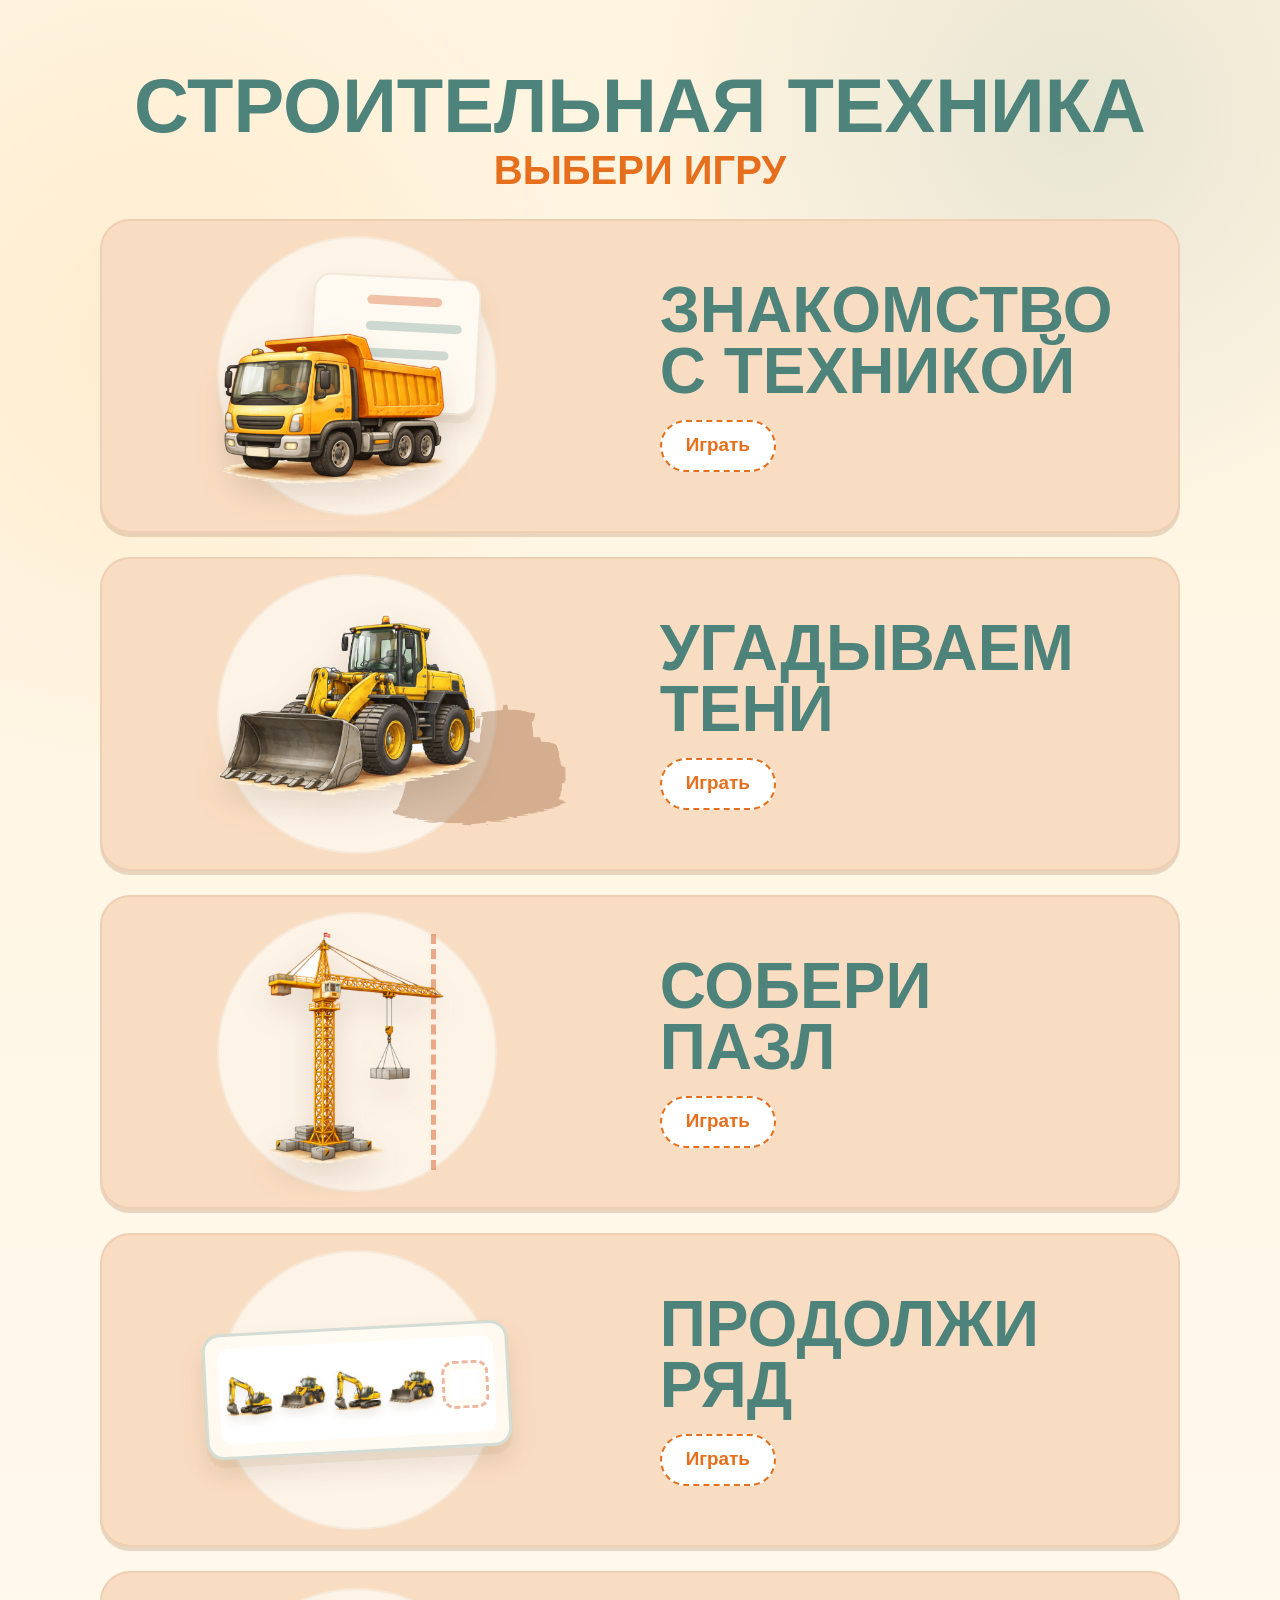
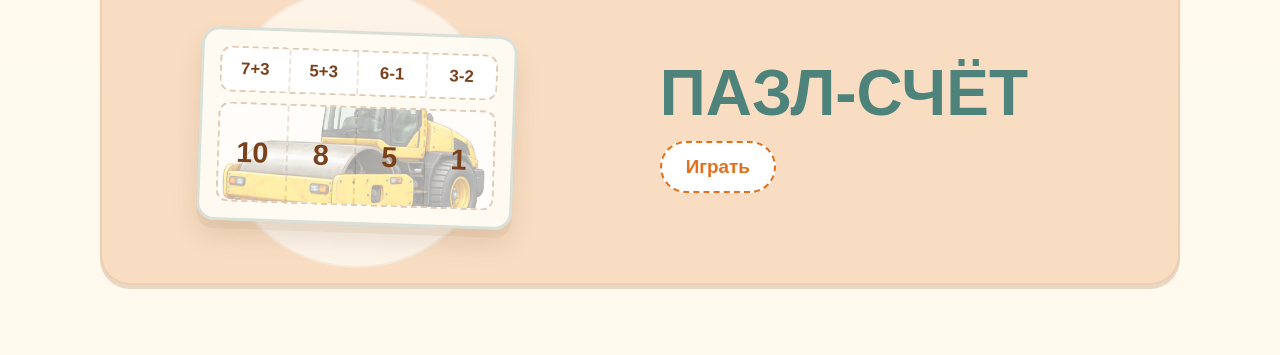
<file: index.html>
<!DOCTYPE html>
<html lang="ru">
<head>
    <meta charset="UTF-8">
    <meta name="viewport" content="width=device-width, initial-scale=1.0">
    <title>Игры</title>
    <link rel="stylesheet" href="theme.css?v=20260607-fit">
    <link rel="stylesheet" href="styles.css?v=20260607-fit">
</head>
<body>
    <main class="games-hub page-shell">
        <header class="hub-header">
            <p class="hub-category">Строительная техника</p>
            <h1 class="theme-title">Выбери игру</h1>
        </header>

        <section class="games-grid" aria-label="Список игр">
            <a class="game-card theme-panel" href="equipment_info_game/index.html">
                <span class="game-preview game-preview-info" aria-hidden="true">
                    <span class="preview-info-sheet">
                        <span></span>
                        <span></span>
                        <span></span>
                        <span></span>
                    </span>
                    <img class="preview-image preview-image-info" src="data/images/самосвал.png" alt="">
                </span>
                <span class="game-info">
                    <span class="game-title game-title-info">Знакомство<br><span class="game-title-nowrap">с техникой</span></span>
                    <span class="game-action theme-button">
                        Играть
                    </span>
                </span>
            </a>
            <a class="game-card theme-panel" href="shadows_game/index.html">
                <span class="game-preview" aria-hidden="true">
                    <img class="preview-image" src="data/images/фронтальный_погрузчик.png" alt="">
                    <img class="preview-shadow" src="data/shadows/фронтальный_погрузчик.png" alt="">
                </span>
                <span class="game-info">
                    <span class="game-title">Угадываем тени</span>
                    <span class="game-action theme-button">
                        Играть
                    </span>
                </span>
            </a>
            <a class="game-card theme-panel" href="puzzle_game/index.html">
                <span class="game-preview game-preview-puzzle" aria-hidden="true">
                    <img class="preview-image preview-image-puzzle" src="data/images/башенный_кран.png" alt="">
                    <span class="preview-cut"></span>
                </span>
                <span class="game-info">
                    <span class="game-title">Собери пазл</span>
                    <span class="game-action theme-button">
                        Играть
                    </span>
                </span>
            </a>
            <a class="game-card theme-panel" href="look_at_rows_game/index.html">
                <span class="game-preview game-preview-rows" aria-hidden="true">
                    <span class="preview-pattern-stage">
                        <span class="preview-pattern-row">
                            <img src="data/images/экскаватор.png" alt="">
                            <img src="data/images/фронтальный_погрузчик.png" alt="">
                            <img src="data/images/экскаватор.png" alt="">
                            <img src="data/images/фронтальный_погрузчик.png" alt="">
                            <span class="preview-next-slot"></span>
                        </span>
                    </span>
                </span>
                <span class="game-info">
                    <span class="game-title">Продолжи ряд</span>
                    <span class="game-action theme-button">
                        Играть
                    </span>
                </span>
            </a>
            <a class="game-card theme-panel" href="count_puzzle_game/index.html">
                <span class="game-preview game-preview-count" aria-hidden="true">
                    <span class="preview-count-stage">
                        <span class="preview-count-examples">
                            <span>7+3</span>
                            <span>5+3</span>
                            <span>6-1</span>
                            <span>3-2</span>
                        </span>
                        <span class="preview-count-puzzle">
                            <img src="data/images/каток.png" alt="">
                            <span>10</span>
                            <span>8</span>
                            <span>5</span>
                            <span>1</span>
                        </span>
                    </span>
                </span>
                <span class="game-info">
                    <span class="game-title">Пазл-счёт</span>
                    <span class="game-action theme-button">
                        Играть
                    </span>
                </span>
            </a>
        </section>
    </main>
    <script src="shared/analytics.js"></script>
    <script src="shared/game-sounds.js"></script>
    <script src="game-hub.js"></script>
</body>
</html>
</file>
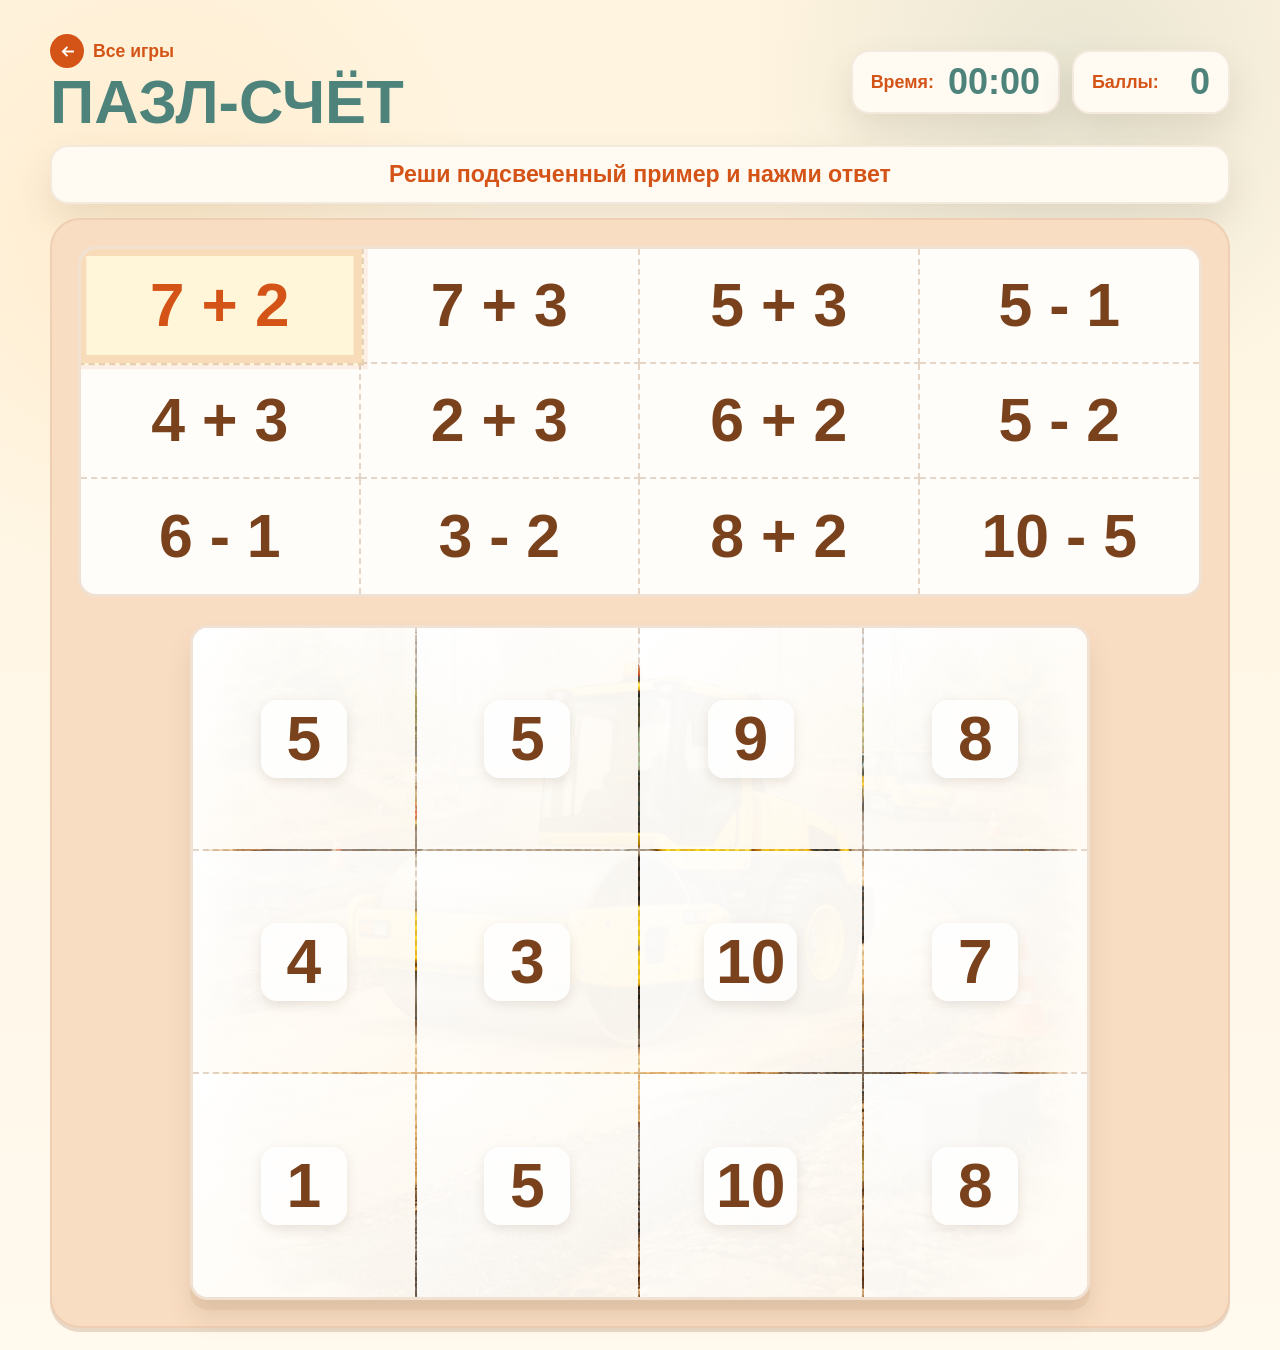
<file: count_puzzle_game/index.html>
<!DOCTYPE html>
<html lang="ru">
<head>
    <meta charset="UTF-8">
    <meta name="viewport" content="width=device-width, initial-scale=1.0">
    <title>Пазл-счёт</title>
    <link rel="stylesheet" href="../theme.css?v=20260607-fit">
    <link rel="stylesheet" href="styles.css?v=20260607-fit">
</head>
<body>
    <main class="count-app game-shell page-shell">
        <header class="top-bar">
            <div class="title-group">
                <a class="back-link theme-link" href="../index.html">
                    <span class="theme-icon" aria-hidden="true">
                        <svg viewBox="0 0 16 16" focusable="false">
                            <path d="M7.3 3 2.4 8l4.9 5 1.2-1.2L5.8 9H14V7H5.8l2.7-2.8L7.3 3Z"></path>
                        </svg>
                    </span>
                    Все игры
                </a>
                <h1 class="theme-title">Пазл-счёт</h1>
            </div>
            <div class="count-stats">
                <div class="timer theme-surface" aria-live="off">
                    <span>Время:</span>
                    <strong id="timer">00:00</strong>
                </div>
                <div class="score theme-surface" aria-live="polite">
                    <span>Баллы:</span>
                    <strong id="score">0</strong>
                </div>
            </div>
        </header>

        <section class="status-panel" aria-live="polite">
            <p id="message">Реши подсвеченный пример и нажми ответ</p>
        </section>

        <section class="count-board theme-panel" id="count-board" aria-label="Игровое поле">
            <div class="count-task-grid" id="task-grid" aria-label="Примеры"></div>
            <div class="count-answer-grid" id="answer-grid" aria-label="Ответы и пазл"></div>
        </section>
    </main>

    <script src="../shared/analytics.js"></script>
    <script src="../shared/game-sounds.js"></script>
    <script src="game.js"></script>
</body>
</html>
</file>
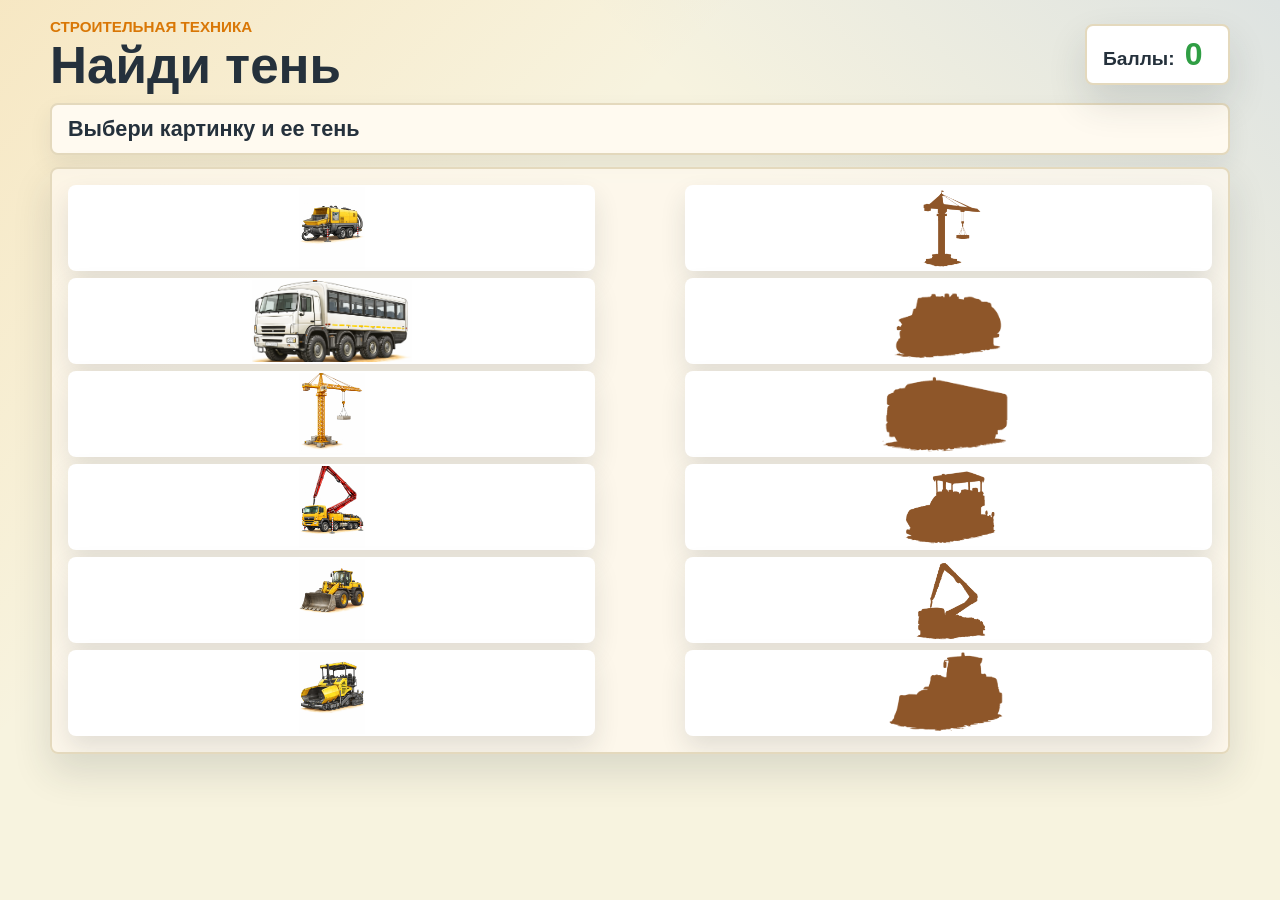
<file: logo/index.html>
<!DOCTYPE html>
<html lang="ru">
<head>
    <meta charset="UTF-8">
    <meta name="viewport" content="width=device-width, initial-scale=1.0">
    <title>Найди тень</title>
    <link rel="stylesheet" href="styles.css">
</head>
<body>
    <main class="app">
        <header class="top-bar">
            <div>
                <p class="eyebrow">Строительная техника</p>
                <h1>Найди тень</h1>
            </div>
            <div class="score" aria-live="polite">
                <span>Баллы:</span>
                <strong id="score">0</strong>
            </div>
        </header>

        <section class="status-panel" aria-live="polite">
            <p id="message">Выбери картинку и ее тень</p>
        </section>

        <section class="game-board" id="game-board" aria-label="Игровое поле">
            <svg class="connection-layer" id="connection-layer" aria-hidden="true"></svg>

            <div class="column" id="image-column" aria-label="Картинки техники"></div>
            <div class="column" id="shadow-column" aria-label="Тени техники"></div>
        </section>
    </main>

    <script src="game.js"></script>
</body>
</html>
</file>
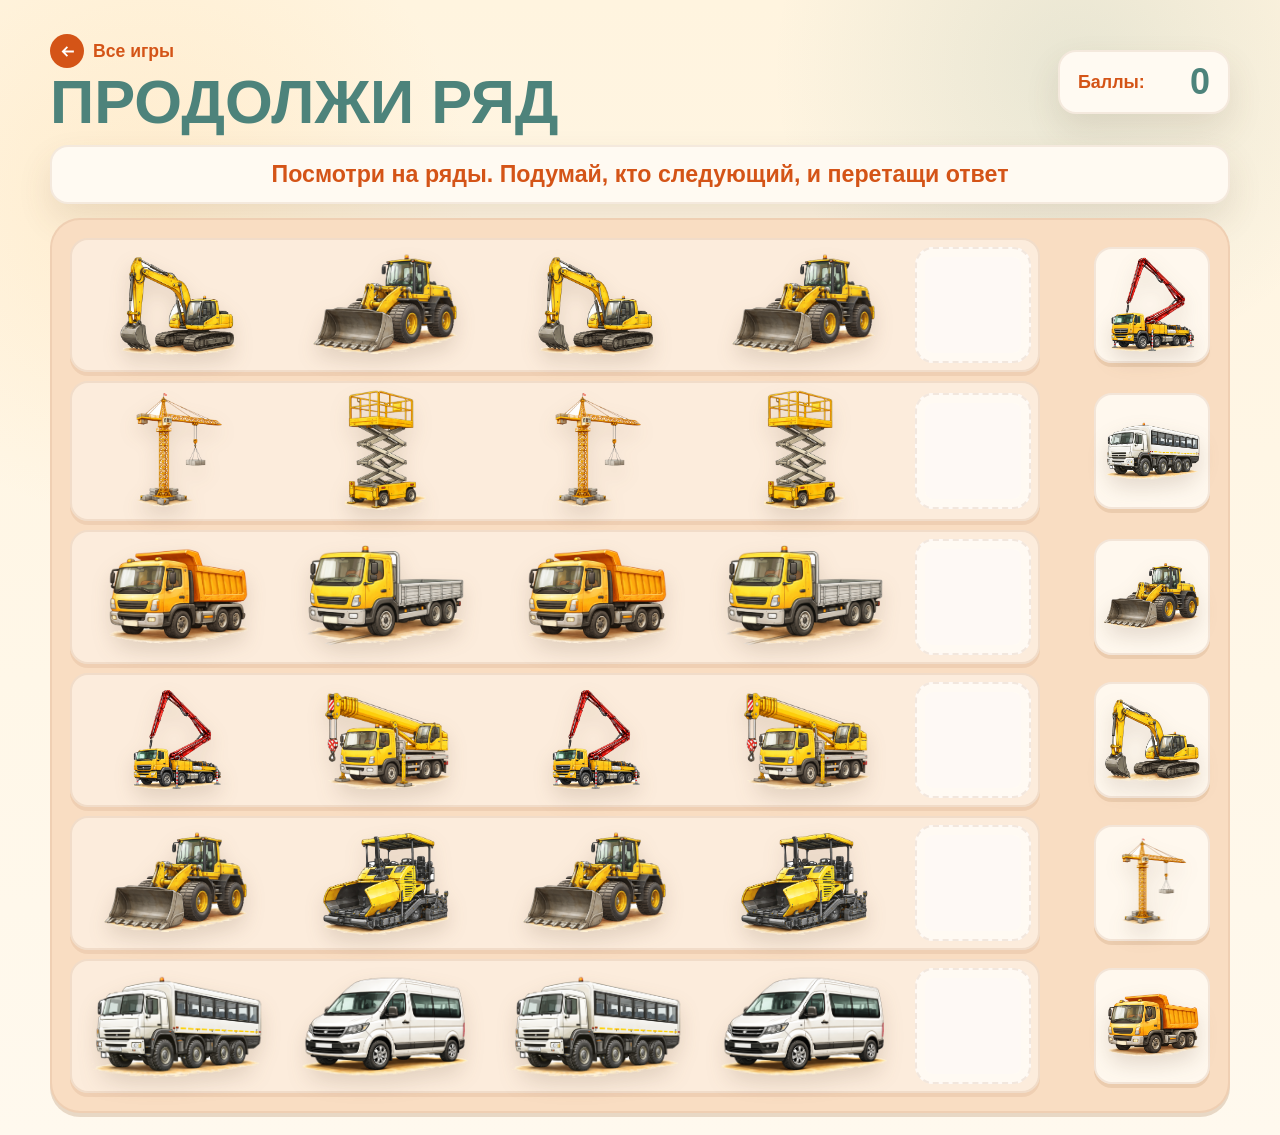
<file: look_at_rows_game/index.html>
<!DOCTYPE html>
<html lang="ru">
<head>
    <meta charset="UTF-8">
    <meta name="viewport" content="width=device-width, initial-scale=1.0">
    <title>Продолжи ряд</title>
    <link rel="stylesheet" href="../theme.css?v=20260607-fit">
    <link rel="stylesheet" href="styles.css?v=20260607-fit">
</head>
<body>
    <main class="rows-app game-shell page-shell">
        <header class="top-bar">
            <div class="title-group">
                <a class="back-link theme-link" href="../index.html">
                    <span class="theme-icon" aria-hidden="true">
                        <svg viewBox="0 0 16 16" focusable="false">
                            <path d="M7.3 3 2.4 8l4.9 5 1.2-1.2L5.8 9H14V7H5.8l2.7-2.8L7.3 3Z"></path>
                        </svg>
                    </span>
                    Все игры
                </a>
                <h1 class="theme-title">Продолжи ряд</h1>
            </div>
            <div class="score theme-surface" aria-live="polite">
                <span>Баллы:</span>
                <strong id="score">0</strong>
            </div>
        </header>

        <section class="status-panel" aria-live="polite">
            <p id="message">
                Посмотри на ряды. Подумай, кто следующий, и перетащи ответ
            </p>
        </section>

        <section class="rows-board theme-panel" id="rows-board" aria-label="Игровое поле">
            <div class="rows-workspace" id="rows-workspace" aria-label="Ряды с техникой"></div>
        </section>
    </main>

    <script src="../shared/analytics.js"></script>
    <script src="../shared/game-sounds.js"></script>
    <script src="game.js"></script>
</body>
</html>
</file>
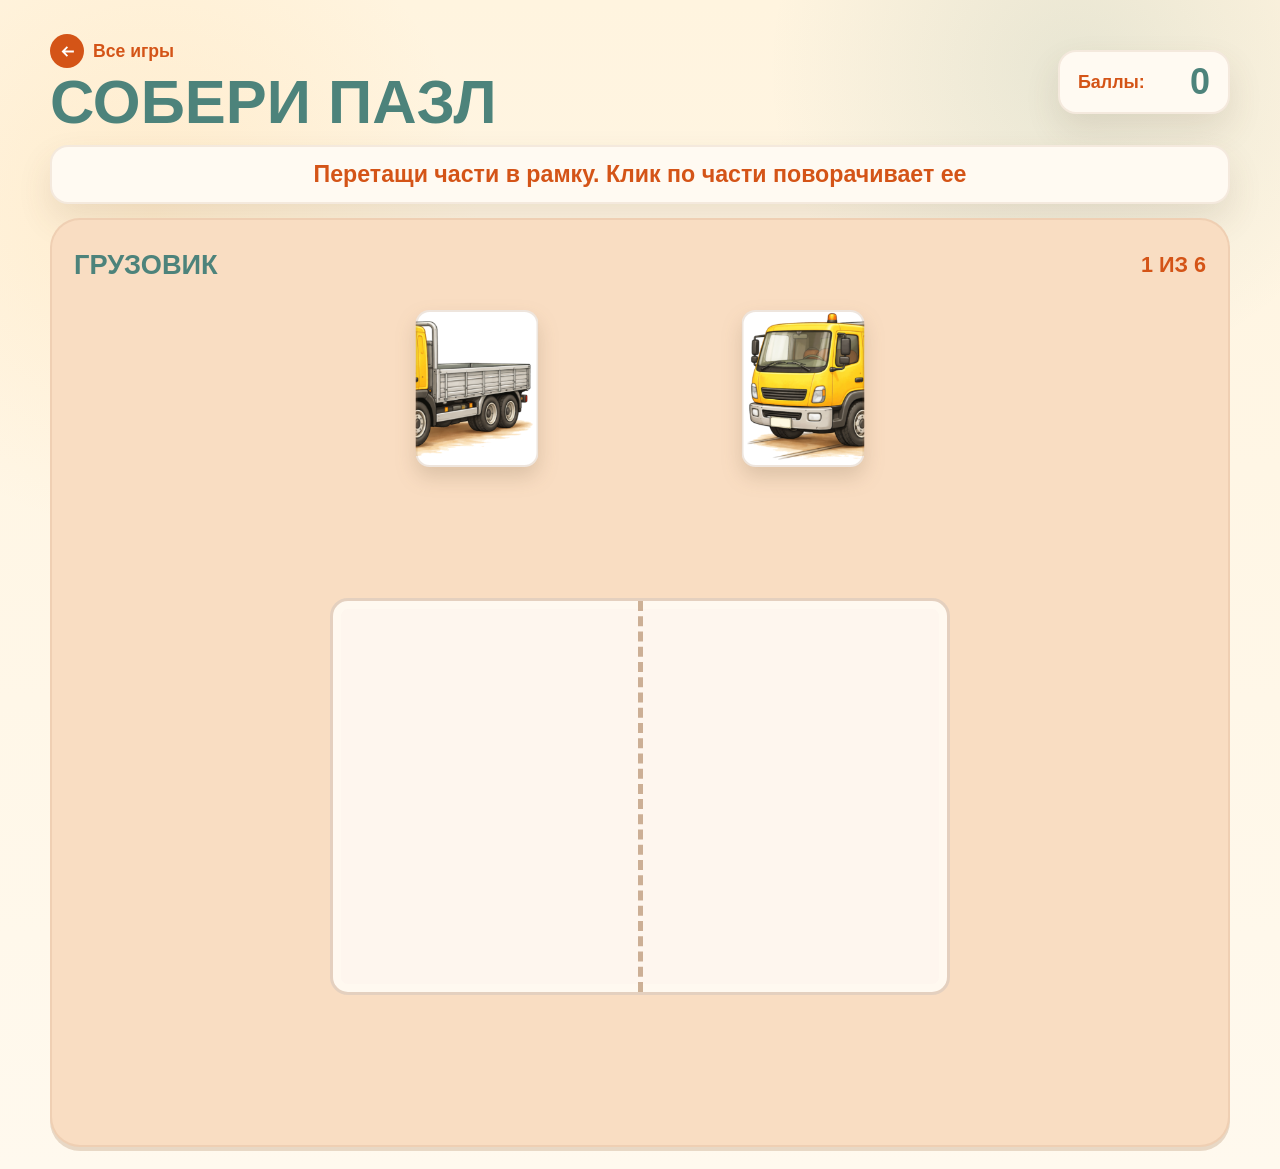
<file: puzzle_game/index.html>
<!DOCTYPE html>
<html lang="ru">
<head>
    <meta charset="UTF-8">
    <meta name="viewport" content="width=device-width, initial-scale=1.0">
    <title>Собери пазл</title>
    <link rel="stylesheet" href="../theme.css?v=20260607-fit">
    <link rel="stylesheet" href="styles.css?v=20260607-fit">
</head>
<body>
    <main class="puzzle-app game-shell page-shell">
        <header class="top-bar">
            <div class="title-group">
                <a class="back-link theme-link" href="../index.html">
                    <span class="theme-icon" aria-hidden="true">
                        <svg viewBox="0 0 16 16" focusable="false">
                            <path d="M7.3 3 2.4 8l4.9 5 1.2-1.2L5.8 9H14V7H5.8l2.7-2.8L7.3 3Z"></path>
                        </svg>
                    </span>
                    Все игры
                </a>
                <h1 class="theme-title">Собери пазл</h1>
            </div>
            <div class="score theme-surface" aria-live="polite">
                <span>Баллы:</span>
                <strong id="score">0</strong>
            </div>
        </header>

        <section class="status-panel" aria-live="polite">
            <p id="message">Перетащи части в рамку. Клик по части поворачивает ее</p>
        </section>

        <section class="puzzle-board theme-panel" aria-label="Игровое поле">
            <div class="puzzle-progress">
                <span id="puzzle-title">Башенный кран</span>
                <strong id="puzzle-progress">1 из 6</strong>
            </div>

            <div class="puzzle-workspace">
                <div class="puzzle-target-wrap">
                    <div class="puzzle-target" id="puzzle-target" aria-label="Поле для пазла"></div>
                </div>
                <div class="pieces-tray" id="pieces-tray" aria-label="Части пазла"></div>
            </div>
        </section>
    </main>

    <script src="../shared/analytics.js"></script>
    <script src="../shared/game-sounds.js"></script>
    <script src="game.js"></script>
</body>
</html>
</file>
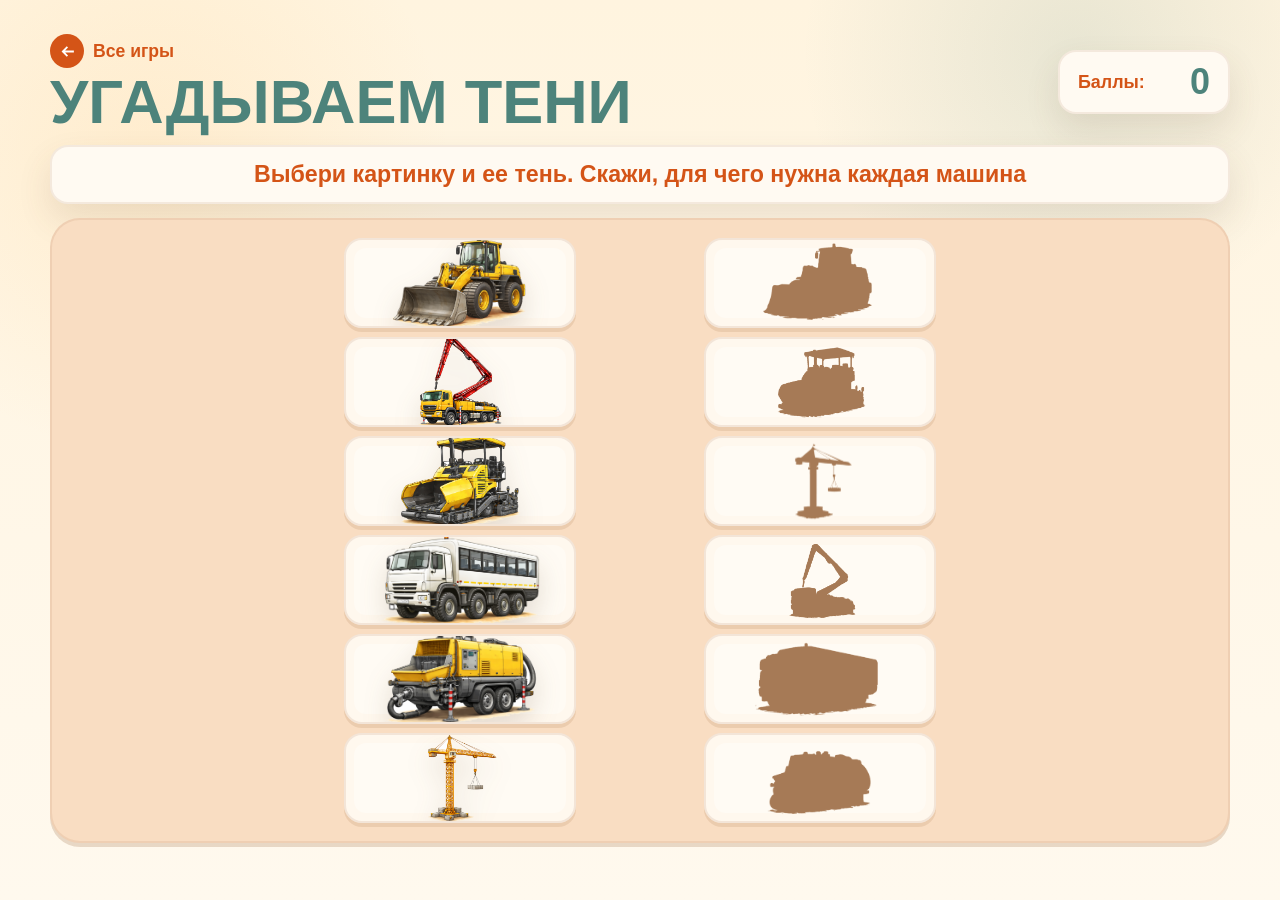
<file: shadows_game/index.html>
<!DOCTYPE html>
<html lang="ru">
<head>
    <meta charset="UTF-8">
    <meta name="viewport" content="width=device-width, initial-scale=1.0">
    <title>Угадываем тени</title>
    <link rel="stylesheet" href="../theme.css?v=20260607-fit">
    <link rel="stylesheet" href="styles.css?v=20260607-fit">
</head>
<body>
    <main class="shadows-app game-shell page-shell">
        <header class="top-bar">
            <div class="title-group">
                <a class="back-link theme-link" href="../index.html">
                    <span class="theme-icon" aria-hidden="true">
                        <svg viewBox="0 0 16 16" focusable="false">
                            <path d="M7.3 3 2.4 8l4.9 5 1.2-1.2L5.8 9H14V7H5.8l2.7-2.8L7.3 3Z"></path>
                        </svg>
                    </span>
                    Все игры
                </a>
                <h1 class="theme-title">Угадываем тени</h1>
            </div>
            <div class="score theme-surface" aria-live="polite">
                <span>Баллы:</span>
                <strong id="score">0</strong>
            </div>
        </header>

        <section class="status-panel" aria-live="polite">
            <p id="message">Выбери картинку и ее тень. Скажи, для чего нужна каждая машина</p>
        </section>

        <section class="game-board theme-panel" id="game-board" aria-label="Игровое поле">
            <svg class="connection-layer" id="connection-layer" aria-hidden="true"></svg>

            <div class="column" id="image-column" aria-label="Картинки техники"></div>
            <div class="column" id="shadow-column" aria-label="Тени техники"></div>
        </section>
    </main>

    <script src="game-animations.js"></script>
    <script src="../shared/analytics.js"></script>
    <script src="../shared/game-sounds.js"></script>
    <script src="game.js"></script>
</body>
</html>
</file>
<file: theme.css>
:root {
    --theme-page: #fff4df;
    --theme-page-soft: #fff9ee;
    --theme-panel: #f9ddc2;
    --theme-surface: #fffaf2;
    --theme-surface-strong: #ffffff;
    --theme-ink: #31423c;
    --theme-heading: #4d837b;
    --theme-accent: #d45417;
    --theme-accent-strong: #b94210;
    --theme-success: #5e943f;
    --theme-line: #4d837b;
    --theme-radius: 30px;
    --theme-radius-small: 18px;
    --theme-shadow: 0 4px 0 rgba(160, 111, 70, 0.24);
    --theme-shadow-soft: 0 16px 34px rgba(96, 70, 46, 0.12);
    --theme-focus: 0 0 0 4px rgba(212, 84, 23, 0.16);
    --theme-font: "Trebuchet MS", "Segoe UI", Arial, sans-serif;
}

* {
    box-sizing: border-box;
}

html {
    min-height: 100%;
}

body {
    position: relative;
    min-height: 100vh;
    margin: 0;
    color: var(--theme-ink);
    font-family: var(--theme-font);
    background:
        radial-gradient(circle at 12% 18%, rgba(255, 196, 114, 0.18), transparent 22%),
        radial-gradient(circle at 84% 6%, rgba(77, 131, 123, 0.13), transparent 20%),
        linear-gradient(180deg, var(--theme-page), var(--theme-page-soft));
    overflow-x: hidden;
}

button {
    font: inherit;
}

img {
    max-width: 100%;
}

.page-shell {
    position: relative;
    z-index: 2;
    width: min(var(--page-width, 1120px), calc(100% - 32px));
    margin: 0 auto;
}

.theme-panel {
    border: 2px solid rgba(160, 111, 70, 0.12);
    border-radius: var(--theme-radius);
    background: var(--theme-panel);
    box-shadow: var(--theme-shadow);
}

.theme-surface {
    border: 2px solid rgba(160, 111, 70, 0.12);
    border-radius: var(--theme-radius-small);
    background: var(--theme-surface);
    box-shadow: var(--theme-shadow-soft);
}

.eyebrow {
    margin: 0;
    color: var(--theme-accent);
    font-size: 0.98rem;
    font-weight: 800;
    letter-spacing: 0;
    text-transform: uppercase;
}

.theme-title {
    margin: 0;
    color: var(--theme-heading);
    font-weight: 900;
    letter-spacing: 0;
    text-transform: uppercase;
}

.theme-link {
    color: var(--theme-accent);
    font-weight: 800;
    text-decoration: none;
}

.theme-link:hover,
.theme-link:focus-visible {
    color: var(--theme-accent-strong);
    outline: none;
    text-decoration: underline;
    text-underline-offset: 4px;
}

.theme-button {
    display: inline-flex;
    align-items: center;
    justify-content: center;
    gap: 8px;
    min-height: 46px;
    padding: 10px 18px;
    color: var(--theme-accent);
    border: 0;
    border-radius: 999px;
    background: var(--theme-surface-strong);
    box-shadow: 0 3px 0 rgba(160, 111, 70, 0.18);
    font-size: 1rem;
    font-weight: 900;
    line-height: 1.1;
    text-decoration: none;
}

.theme-button:hover,
.theme-button:focus-visible {
    color: var(--theme-accent-strong);
    outline: none;
    box-shadow:
        var(--theme-focus),
        0 3px 0 rgba(160, 111, 70, 0.18);
}

.theme-icon {
    display: inline-grid;
    flex: 0 0 auto;
    place-items: center;
    width: 26px;
    height: 26px;
    color: var(--theme-surface-strong);
    border-radius: 50%;
    background: var(--theme-accent);
    font-size: 0.9rem;
    line-height: 1;
}

.theme-icon svg {
    width: 15px;
    height: 15px;
    fill: currentColor;
}

.game-shell {
    display: grid;
    grid-auto-rows: max-content;
    align-content: start;
    gap: 14px;
    min-height: 100vh;
    padding: clamp(18px, 3vw, 34px) 0 22px;
}

.game-shell .top-bar {
    display: flex;
    align-items: center;
    justify-content: space-between;
    gap: 20px;
}

.game-shell .title-group {
    display: grid;
    gap: 6px;
}

.game-shell .back-link {
    display: inline-flex;
    align-items: center;
    justify-self: start;
    gap: 9px;
    font-size: 1.1rem;
}

.game-shell .back-link .theme-icon {
    width: 34px;
    height: 34px;
}

.game-shell .back-link .theme-icon svg {
    width: 17px;
    height: 17px;
}

.game-shell .title-group .theme-title {
    max-width: 760px;
    font-size: clamp(2.15rem, 4.8vw, 4.35rem);
    line-height: 0.92;
}

.game-shell .score {
    display: inline-flex;
    align-items: center;
    justify-content: space-between;
    gap: 14px;
    min-width: 172px;
    padding: 12px 18px;
    color: var(--theme-accent);
    font-size: 1.12rem;
    font-weight: 900;
    transform-origin: center;
    transition:
        box-shadow 180ms ease,
        transform 180ms ease;
}

.game-shell .score strong {
    color: var(--theme-heading);
    font-size: 2.25rem;
    line-height: 1;
}

.game-shell .score.is-score-awarded {
    box-shadow:
        0 0 0 8px rgba(94, 148, 63, 0.14),
        var(--theme-shadow-soft);
}

.game-shell .status-panel {
    display: grid;
    place-items: center;
    align-self: start;
    min-height: 58px;
    padding: 13px 18px;
    border: 2px solid rgba(160, 111, 70, 0.12);
    border-radius: var(--theme-radius-small);
    background: var(--theme-surface);
    box-shadow: var(--theme-shadow-soft);
}

.game-shell .status-panel p {
    margin: 0;
    color: var(--theme-accent);
    font-size: clamp(1.12rem, 2vw, 1.45rem);
    font-weight: 900;
    line-height: 1.25;
    text-align: center;
}

@media (max-width: 820px) {
    .page-shell {
        width: calc(100% - 20px);
        max-width: var(--page-width, 560px);
    }

    .game-shell {
        gap: 12px;
        padding-top: 18px;
    }

    .game-shell .top-bar {
        align-items: stretch;
        flex-direction: column;
    }

    .game-shell .title-group .theme-title {
        font-size: clamp(2rem, 12vw, 3.25rem);
    }

    .game-shell .score {
        width: 100%;
    }
}

@media (min-width: 821px) and (max-height: 820px) {
    .game-shell {
        gap: 8px;
        min-height: auto;
        padding: 8px 0 0;
    }

    .game-shell .top-bar {
        gap: 14px;
    }

    .game-shell .back-link {
        gap: 7px;
        font-size: 0.95rem;
    }

    .game-shell .back-link .theme-icon {
        width: 28px;
        height: 28px;
    }

    .game-shell .back-link .theme-icon svg {
        width: 14px;
        height: 14px;
    }

    .game-shell .title-group .theme-title {
        font-size: clamp(2rem, 3.7vw, 3.25rem);
        line-height: 0.9;
    }

    .game-shell .score {
        min-width: 140px;
        padding: 8px 14px;
        font-size: 1rem;
    }

    .game-shell .score strong {
        font-size: 1.9rem;
    }

    .game-shell .status-panel {
        min-height: 44px;
        padding: 8px 14px;
    }

    .game-shell .status-panel p {
        font-size: clamp(1rem, 1.45vw, 1.18rem);
        line-height: 1.15;
    }
}
</file>
<file: styles.css>
.games-hub {
    --page-width: 1080px;
    display: grid;
    gap: 28px;
    min-height: 100vh;
    align-content: center;
    padding: clamp(36px, 6vw, 70px) 0;
}

.hub-header {
    display: grid;
    justify-items: center;
    gap: 6px;
    text-align: center;
}

.hub-category {
    margin: 0;
    color: var(--theme-heading);
    font-size: clamp(2.35rem, 6.2vw, 4.75rem);
    font-weight: 900;
    line-height: 0.96;
    text-transform: uppercase;
}

.hub-header .theme-title {
    max-width: 720px;
    color: #e56f1c;
    font-size: clamp(1.45rem, 3.4vw, 2.5rem);
    line-height: 1.05;
}

.games-grid {
    display: grid;
    grid-template-columns: 1fr;
    gap: 24px;
}

.game-card {
    position: relative;
    display: grid;
    grid-template-columns: minmax(220px, 0.9fr) minmax(0, 1fr);
    min-height: 310px;
    overflow: hidden;
    color: inherit;
    background: var(--theme-panel);
    cursor: pointer;
    text-decoration: none;
    transition:
        background 160ms ease,
        box-shadow 160ms ease,
        transform 160ms ease;
}

.game-card:hover,
.game-card:focus-visible {
    background: #ffe4ca;
    outline: none;
    box-shadow:
        var(--theme-focus),
        0 8px 0 rgba(160, 111, 70, 0.24);
    transform: translateY(-3px);
}

.game-card:active {
    background: #f4cbb0;
    box-shadow: 0 2px 0 rgba(160, 111, 70, 0.24);
    transform: translateY(1px);
}

.game-preview,
.game-info {
    position: relative;
    z-index: 1;
}

.game-preview {
    display: grid;
    place-items: center;
    min-height: 310px;
    padding: 24px;
}

.game-preview::before {
    position: absolute;
    width: min(80%, 280px);
    aspect-ratio: 1;
    content: "";
    border-radius: 50%;
    background: rgba(255, 250, 242, 0.78);
    box-shadow: inset 0 0 0 2px rgba(160, 111, 70, 0.08);
}

.game-preview img {
    display: block;
    object-fit: contain;
    user-select: none;
}

.preview-shadow {
    position: absolute;
    right: 22px;
    bottom: 38px;
    width: 42%;
    max-height: 128px;
    opacity: 0.34;
}

.preview-image {
    position: relative;
    z-index: 1;
    width: min(78%, 230px);
    max-height: 190px;
    filter: drop-shadow(0 12px 14px rgba(96, 70, 46, 0.16));
    transform: translate(-8px, -8px) scale(1.15);
}

.game-preview-puzzle .preview-image-puzzle {
    width: min(70%, 185px);
    max-height: 230px;
    transform: translate(-6px, -2px) scale(1.08);
}

.preview-info-sheet {
    position: absolute;
    z-index: 1;
    display: grid;
    gap: 9px;
    width: min(58%, 168px);
    min-height: 136px;
    padding: 18px 16px 18px 52px;
    border: 2px solid rgba(160, 111, 70, 0.14);
    border-radius: var(--theme-radius-small);
    background: rgba(255, 250, 242, 0.96);
    box-shadow:
        0 8px 0 rgba(160, 111, 70, 0.08),
        0 14px 22px rgba(96, 70, 46, 0.12);
    transform: translate(38px, -32px) rotate(3deg);
}

.preview-info-sheet span {
    height: 9px;
    border-radius: 999px;
    background: rgba(77, 131, 123, 0.28);
}

.preview-info-sheet span:nth-child(1) {
    width: 78%;
    background: rgba(212, 84, 23, 0.34);
}

.preview-info-sheet span:nth-child(2) {
    width: 100%;
}

.preview-info-sheet span:nth-child(3) {
    width: 88%;
}

.preview-info-sheet span:nth-child(4) {
    width: 64%;
}

.game-preview-info .preview-image-info {
    z-index: 2;
    width: min(76%, 230px);
    max-height: 170px;
    transform: translate(-26px, 34px) scale(1.04);
}

.preview-cut {
    position: absolute;
    z-index: 2;
    width: min(58%, 170px);
    height: 76%;
    border-right: 5px dashed rgba(212, 84, 23, 0.46);
    transform: translateX(-6px);
    pointer-events: none;
}

.preview-pattern-stage {
    position: relative;
    z-index: 1;
    display: grid;
    width: min(96%, 306px);
    padding: 24px 18px;
    border: 3px solid rgba(77, 131, 123, 0.24);
    border-radius: var(--theme-radius-small);
    background: rgba(255, 250, 242, 0.97);
    box-shadow:
        0 8px 0 rgba(160, 111, 70, 0.08),
        0 15px 24px rgba(96, 70, 46, 0.13);
    transform: rotate(-3deg);
}

.preview-pattern-stage::before {
    position: absolute;
    inset: 12px;
    z-index: -1;
    content: "";
    border-radius: calc(var(--theme-radius-small) - 6px);
    background: #ffffff;
}

.preview-pattern-row {
    display: grid;
    grid-template-columns: repeat(5, minmax(0, 1fr));
    align-items: center;
    gap: 7px;
    min-height: 72px;
}

.preview-pattern-row img {
    width: 100%;
    max-height: 62px;
    filter: drop-shadow(0 5px 5px rgba(96, 70, 46, 0.12));
}

.preview-next-slot {
    display: grid;
    place-items: center;
    aspect-ratio: 1;
    border: 3px dashed rgba(212, 84, 23, 0.42);
    border-radius: 12px;
    background: #ffffff;
}

.preview-next-slot {
    box-shadow: inset 0 0 0 6px rgba(255, 250, 242, 0.76);
}

.preview-count-stage {
    position: relative;
    z-index: 1;
    display: grid;
    gap: 10px;
    width: min(94%, 316px);
    padding: 16px;
    border: 3px solid rgba(77, 131, 123, 0.22);
    border-radius: var(--theme-radius-small);
    background: rgba(255, 250, 242, 0.98);
    box-shadow:
        0 8px 0 rgba(160, 111, 70, 0.08),
        0 15px 24px rgba(96, 70, 46, 0.13);
    transform: rotate(2deg);
}

.preview-count-examples,
.preview-count-puzzle {
    display: grid;
    grid-template-columns: repeat(4, minmax(0, 1fr));
    overflow: hidden;
    border: 2px dashed rgba(160, 111, 70, 0.34);
    border-radius: 12px;
}

.preview-count-examples span,
.preview-count-puzzle span {
    display: grid;
    place-items: center;
    min-height: 42px;
    color: #7a421c;
    border-right: 2px dashed rgba(160, 111, 70, 0.2);
    font-weight: 900;
    line-height: 1;
}

.preview-count-examples span:nth-child(4n),
.preview-count-puzzle span:nth-child(4n + 1) {
    border-right: 0;
}

.preview-count-examples span {
    background: #ffffff;
    font-size: 1.05rem;
}

.preview-count-puzzle {
    position: relative;
    min-height: 96px;
}

.preview-count-puzzle img {
    position: absolute;
    inset: 0;
    width: 100%;
    height: 100%;
    opacity: 0.9;
    object-fit: cover;
}

.preview-count-puzzle span {
    position: relative;
    z-index: 1;
    min-height: 96px;
    background: rgba(255, 255, 255, 0.58);
    font-size: 1.8rem;
}

.game-info {
    display: flex;
    flex-direction: column;
    justify-content: center;
    gap: 14px;
    padding: clamp(26px, 4vw, 48px);
}

.game-title {
    max-width: 390px;
    color: var(--theme-heading);
    font-size: clamp(2.2rem, 5vw, 4rem);
    font-weight: 900;
    line-height: 0.95;
    text-transform: uppercase;
    transition: color 160ms ease;
}

.game-title-info {
    display: block;
    max-width: none;
}

.game-title-nowrap {
    display: inline-block;
    white-space: nowrap;
}

.game-action {
    align-self: flex-start;
    margin-top: 4px;
    min-height: 52px;
    padding: 12px 24px;
    color: #e56f1c;
    border: 2px dashed #e56f1c;
    background: var(--theme-surface-strong);
    box-shadow: none;
    font-size: 1.18rem;
    transition:
        background 160ms ease,
        border-color 160ms ease,
        color 160ms ease,
        transform 160ms ease;
}

.game-card:hover .game-title,
.game-card:focus-visible .game-title {
    color: var(--theme-accent);
}

.game-card:hover .game-action,
.game-card:focus-visible .game-action {
    color: var(--theme-heading);
    border-color: var(--theme-heading);
    background: #f4d3bd;
    transform: translateY(-1px);
}

.game-card:active .game-action {
    color: var(--theme-surface-strong);
    border-color: var(--theme-heading);
    background: var(--theme-heading);
    transform: translateY(1px);
}

@media (max-width: 760px) {
    .games-hub {
        min-height: auto;
        align-content: start;
        padding-top: 34px;
    }

    .hub-header {
        justify-items: start;
        text-align: left;
    }

    .hub-header .theme-title {
        font-size: clamp(1.35rem, 7vw, 2.1rem);
    }

    .hub-category {
        font-size: clamp(2rem, 12vw, 3.5rem);
    }

    .game-card {
        grid-template-columns: 1fr;
        min-height: 0;
    }

    .game-preview {
        min-height: 230px;
        padding: 24px 18px 6px;
    }

    .game-info {
        padding: 12px 22px 28px;
    }

    .game-title {
        font-size: clamp(2rem, 10vw, 3rem);
    }
}
</file>
<file: count_puzzle_game/styles.css>
.count-app {
    --page-width: 1180px;
}

.count-app .title-group .theme-title {
    max-width: 860px;
}

.count-stats {
    display: flex;
    flex: 0 0 auto;
    align-items: stretch;
    gap: 12px;
}

.count-stats .timer,
.count-stats .score {
    min-width: 158px;
}

.count-stats .timer {
    display: inline-flex;
    align-items: center;
    justify-content: space-between;
    gap: 14px;
    padding: 12px 18px;
    color: var(--theme-accent);
    font-size: 1.12rem;
    font-weight: 900;
}

.count-stats .timer strong {
    color: var(--theme-heading);
    font-size: 2.25rem;
    line-height: 1;
}

.status-panel p {
    max-width: 920px;
    font-size: 1.8rem;
    line-height: 1.12;
    text-wrap: balance;
}

.status-panel.is-success {
    border-color: rgba(94, 148, 63, 0.28);
    background: #f3f8df;
}

.status-panel.is-success p {
    color: var(--theme-success);
    font-size: 2.6rem;
    line-height: 1.05;
}

.status-panel.is-wrong {
    border-color: rgba(212, 84, 23, 0.28);
    background: #fff0e5;
}

.status-panel.is-wrong p {
    font-size: 2.4rem;
    line-height: 1.05;
}

.status-panel.is-finished {
    border-color: rgba(77, 131, 123, 0.32);
    background: #eaf5ef;
}

.status-panel.is-finished p {
    color: var(--theme-heading);
    font-size: 2.6rem;
    line-height: 1.05;
}

.count-board {
    --count-cell-min-height: clamp(86px, 9vw, 128px);

    display: grid;
    gap: clamp(16px, 2.4vw, 28px);
    padding: clamp(14px, 2.2vw, 26px);
}

.count-task-grid,
.count-answer-grid {
    display: grid;
    grid-template-columns: repeat(4, minmax(0, 1fr));
    overflow: hidden;
    border: 3px solid rgba(160, 111, 70, 0.16);
    border-radius: var(--theme-radius-small);
    background: rgba(255, 250, 242, 0.9);
}

.count-task-grid {
    grid-template-rows: repeat(3, minmax(var(--count-cell-min-height), 1fr));
}

.count-task,
.count-answer-tile {
    position: relative;
    display: grid;
    place-items: center;
    min-width: 0;
    min-height: 0;
    border: 0;
    border-right: 2px dashed rgba(160, 111, 70, 0.28);
    border-bottom: 2px dashed rgba(160, 111, 70, 0.28);
}

.count-task:nth-child(4n),
.count-answer-tile:nth-child(4n) {
    border-right: 0;
}

.count-task:nth-last-child(-n + 4),
.count-answer-tile:nth-last-child(-n + 4) {
    border-bottom: 0;
}

.count-task {
    color: #7a421c;
    background: rgba(255, 255, 255, 0.72);
    font-size: 3.8rem;
    font-weight: 900;
    line-height: 1;
    transition:
        background 180ms ease,
        color 180ms ease,
        box-shadow 180ms ease,
        transform 180ms ease;
}

.count-task.is-active {
    z-index: 1;
    color: var(--theme-accent);
    background: #fff6d9;
    box-shadow:
        inset 0 0 0 8px rgba(212, 84, 23, 0.16),
        0 0 0 4px rgba(212, 84, 23, 0.08);
    transform: scale(1.02);
}

.count-task.is-complete {
    color: var(--theme-success);
    background: #f3f8df;
    box-shadow: inset 0 0 0 8px rgba(94, 148, 63, 0.1);
}

.count-answer-grid {
    justify-self: center;
    width: min(100%, 900px);
    grid-template-rows: repeat(3, minmax(0, 1fr));
    box-shadow:
        0 10px 0 rgba(160, 111, 70, 0.1),
        0 18px 26px rgba(96, 70, 46, 0.12);
}

.count-answer-tile {
    min-height: clamp(112px, 15vw, 186px);
    padding: 0;
    color: #7a421c;
    background-color: #ffffff;
    background-repeat: no-repeat;
    cursor: pointer;
    font: inherit;
    transition:
        box-shadow 160ms ease,
        transform 160ms ease;
}

.count-answer-tile::before {
    position: absolute;
    inset: 0;
    z-index: 1;
    content: "";
    background:
        linear-gradient(135deg, rgba(255, 255, 255, 0.98), rgba(255, 250, 242, 0.96));
    transition:
        opacity 220ms ease,
        transform 220ms ease;
}

.count-answer-tile:hover,
.count-answer-tile:focus-visible {
    z-index: 2;
    outline: none;
    box-shadow:
        var(--theme-focus),
        inset 0 0 0 7px rgba(212, 84, 23, 0.12);
    transform: translateY(-2px);
}

.count-answer-tile.is-revealed {
    cursor: default;
    transform: none;
}

.count-answer-tile.is-revealed::before {
    opacity: 0;
    transform: scale(0.92);
}

.count-answer-value {
    position: relative;
    z-index: 2;
    display: inline-grid;
    place-items: center;
    min-width: clamp(58px, 8vw, 86px);
    min-height: clamp(54px, 7vw, 78px);
    padding: 8px 12px;
    border-radius: 16px;
    background: rgba(255, 255, 255, 0.84);
    box-shadow: 0 4px 12px rgba(96, 70, 46, 0.13);
    font-size: 3.9rem;
    font-weight: 900;
    line-height: 0.95;
}

.count-answer-tile.is-revealed .count-answer-value {
    background: rgba(255, 255, 255, 0.76);
    color: var(--theme-heading);
    font-size: 2.6rem;
}

.score.is-score-awarded {
    transform: scale(1.04);
}

@media (max-width: 820px) {
    .count-app {
        width: calc(100% - 20px);
        max-width: 680px;
    }

    .count-stats {
        flex-direction: column;
        width: 100%;
    }

    .count-stats .timer,
    .count-stats .score {
        width: 100%;
    }

    .count-board {
        --count-cell-min-height: clamp(62px, 18vw, 78px);
        padding: 12px;
    }

    .status-panel p {
        font-size: 1.45rem;
    }

    .status-panel.is-success p,
    .status-panel.is-finished p {
        font-size: 2.05rem;
    }

    .status-panel.is-wrong p {
        font-size: 1.95rem;
    }

    .count-task {
        font-size: clamp(1.35rem, 5.4vw, 1.75rem);
        white-space: nowrap;
    }

    .count-answer-value {
        min-width: clamp(42px, 13vw, 58px);
        min-height: clamp(40px, 12vw, 54px);
        padding: 6px 8px;
        border-radius: 12px;
        font-size: clamp(2rem, 8.5vw, 2.8rem);
    }

    .count-answer-tile.is-revealed .count-answer-value {
        font-size: clamp(1.45rem, 6.2vw, 2rem);
    }

    .count-task-grid,
    .count-answer-grid {
        width: 100%;
        min-width: 0;
    }

    .count-answer-tile {
        min-height: 0;
    }
}

@media (max-width: 520px) {
    .count-board {
        gap: 14px;
    }
}

@media (min-width: 821px) and (max-height: 820px) {
    .count-stats {
        gap: 8px;
    }

    .count-stats .timer,
    .count-stats .score {
        min-width: 140px;
    }

    .count-stats .timer {
        padding: 8px 14px;
        font-size: 1rem;
    }

    .count-stats .timer strong {
        font-size: 1.9rem;
    }

    .count-board {
        --count-cell-min-height: clamp(54px, 8vh, 68px);
        gap: 10px;
        padding: 10px;
    }

    .count-task {
        font-size: clamp(1.55rem, 4vh, 2.1rem);
        white-space: nowrap;
    }

    .count-answer-tile {
        min-height: clamp(54px, 8.2vh, 70px);
    }

    .count-answer-grid {
        width: min(100%, 480px);
    }

    .count-answer-value {
        min-width: clamp(42px, 5.2vw, 60px);
        min-height: clamp(38px, 5vh, 52px);
        padding: 6px 10px;
        border-radius: 12px;
        font-size: clamp(1.65rem, 4.4vh, 2.25rem);
    }

    .count-answer-tile.is-revealed .count-answer-value {
        font-size: clamp(1.35rem, 3.6vh, 1.85rem);
    }
}
</file>
<file: logo/styles.css>
:root {
    --background: #f7f3df;
    --surface: #fffaf0;
    --surface-strong: #ffffff;
    --ink: #25313c;
    --muted: #61707c;
    --accent: #f5a524;
    --accent-strong: #d97706;
    --success: #2f9e44;
    --line: #276ef1;
    --line-soft: rgba(39, 110, 241, 0.18);
    --wrong: #e8590c;
    --border: #e4d9bd;
    --shadow: 0 18px 38px rgba(37, 49, 60, 0.14);
}

* {
    box-sizing: border-box;
}

body {
    min-height: 100vh;
    margin: 0;
    color: var(--ink);
    font-family: Arial, Helvetica, sans-serif;
    background:
        linear-gradient(135deg, rgba(245, 165, 36, 0.15), transparent 34%),
        linear-gradient(225deg, rgba(39, 110, 241, 0.12), transparent 32%),
        var(--background);
}

button {
    font: inherit;
}

.app {
    width: min(1180px, calc(100% - 32px));
    margin: 0 auto;
    padding: 18px 0 22px;
}

.top-bar {
    display: flex;
    align-items: center;
    justify-content: space-between;
    gap: 18px;
    margin-bottom: 12px;
}

.eyebrow {
    margin: 0 0 5px;
    color: var(--accent-strong);
    font-size: 0.95rem;
    font-weight: 700;
    text-transform: uppercase;
}

h1 {
    margin: 0;
    font-size: clamp(2.1rem, 4vw, 3.25rem);
    line-height: 1;
}

.score {
    display: inline-flex;
    align-items: baseline;
    gap: 10px;
    min-width: 145px;
    padding: 10px 16px;
    border: 2px solid var(--border);
    border-radius: 8px;
    background: var(--surface-strong);
    box-shadow: var(--shadow);
    font-size: 1.2rem;
    font-weight: 700;
}

.score strong {
    color: var(--success);
    font-size: 2rem;
}

.status-panel {
    min-height: 48px;
    margin-bottom: 12px;
    padding: 11px 16px;
    border: 2px solid var(--border);
    border-radius: 8px;
    background: var(--surface);
    box-shadow: 0 10px 22px rgba(37, 49, 60, 0.08);
}

.status-panel p {
    margin: 0;
    font-size: clamp(1.1rem, 2vw, 1.35rem);
    font-weight: 700;
}

.status-panel.is-success {
    border-color: rgba(47, 158, 68, 0.55);
    background: #edfbee;
}

.status-panel.is-wrong {
    border-color: rgba(232, 89, 12, 0.45);
    background: #fff4e6;
}

.status-panel.is-finished {
    border-color: rgba(39, 110, 241, 0.45);
    background: #edf4ff;
}

.game-board {
    position: relative;
    display: grid;
    grid-template-columns: minmax(0, 1fr) minmax(0, 1fr);
    gap: clamp(34px, 7vw, 96px);
    align-items: start;
    padding: clamp(10px, 1.6vw, 16px);
    border: 2px solid var(--border);
    border-radius: 8px;
    background: rgba(255, 250, 240, 0.72);
    box-shadow: var(--shadow);
    overflow: hidden;
}

.connection-layer {
    position: absolute;
    inset: 0;
    z-index: 1;
    width: 100%;
    height: 100%;
    pointer-events: none;
}

.connection-layer line {
    stroke: var(--line);
    stroke-width: 7;
    stroke-linecap: round;
    filter: drop-shadow(0 4px 5px rgba(39, 110, 241, 0.25));
}

.column {
    position: relative;
    z-index: 2;
    display: grid;
    gap: 7px;
}

.match-card {
    position: relative;
    display: grid;
    place-items: center;
    width: 100%;
    min-height: clamp(64px, 9vh, 92px);
    padding: 5px;
    border: 2px solid transparent;
    border-radius: 8px;
    background: var(--surface-strong);
    box-shadow: 0 12px 26px rgba(37, 49, 60, 0.12);
    cursor: pointer;
    overflow: hidden;
    transition:
        transform 140ms ease,
        border-color 140ms ease,
        box-shadow 140ms ease,
        background 140ms ease;
}

.match-card:hover,
.match-card:focus-visible {
    border-color: var(--accent);
    box-shadow: 0 16px 30px rgba(37, 49, 60, 0.18);
    transform: translateY(-2px);
    outline: none;
}

.match-card.is-selected {
    border-color: var(--line);
    background: #eef5ff;
    box-shadow: 0 0 0 8px var(--line-soft), 0 16px 30px rgba(37, 49, 60, 0.18);
}

.match-card.is-matched {
    border-color: var(--success);
    background: #f0fff4;
    cursor: default;
}

.game-board.is-moving-match .match-card:not(.is-matched) {
    pointer-events: none;
}

.match-card.is-moving-match {
    z-index: 4;
    pointer-events: none;
    transform-origin: center;
    transform-style: preserve-3d;
    will-change: transform;
}

.match-card:disabled {
    opacity: 1;
}

.match-card.is-matched:hover,
.match-card.is-matched:focus-visible {
    transform: none;
}

.match-card img {
    display: block;
    width: 100%;
    height: clamp(54px, 8vh, 82px);
    object-fit: contain;
    pointer-events: none;
    user-select: none;
}

.match-card[data-kind="image"] img {
    max-height: 86px;
    transform: scale(1.35);
}

.match-card[data-kind="shadow"] img {
    max-height: 80px;
    transform: scale(1.15);
}

@media (max-width: 760px) {
    .app {
        width: min(100% - 20px, 560px);
        padding-top: 18px;
    }

    .top-bar {
        align-items: flex-start;
        flex-direction: column;
    }

    .score {
        width: 100%;
        justify-content: space-between;
    }

    .game-board {
        gap: 18px;
        padding: 12px;
    }

    .match-card {
        min-height: 68px;
        padding: 5px;
    }

    .match-card img {
        height: 58px;
    }

    .connection-layer line {
        stroke-width: 6;
    }
}
</file>
<file: look_at_rows_game/styles.css>
.rows-app {
    --page-width: 1180px;
}

.rows-app .title-group .theme-title {
    max-width: 860px;
}

.status-panel p {
    max-width: 920px;
    font-size: clamp(1.4rem, 2.8vw, 2rem);
    line-height: 1.12;
    text-wrap: balance;
}

.status-panel.is-success {
    border-color: rgba(94, 148, 63, 0.28);
    background: #f3f8df;
}

.status-panel.is-success p {
    color: var(--theme-success);
    font-size: clamp(1.75rem, 4vw, 3rem);
    line-height: 1.05;
}

.status-panel.is-wrong {
    border-color: rgba(212, 84, 23, 0.28);
    background: #fff0e5;
}

.status-panel.is-wrong p {
    font-size: clamp(1.65rem, 3.6vw, 2.75rem);
    line-height: 1.05;
}

.status-panel.is-finished {
    border-color: rgba(77, 131, 123, 0.32);
    background: #eaf5ef;
}

.status-panel.is-finished p {
    color: var(--theme-heading);
    font-size: clamp(1.7rem, 3.8vw, 2.9rem);
    line-height: 1.05;
}

.rows-board {
    --rows-card-size: clamp(86px, 9.4vw, 116px);
    --rows-vehicle-height: clamp(76px, 8.4vw, 104px);

    display: grid;
    padding: clamp(12px, 1.6vw, 18px);
    overflow-x: auto;
}

.rows-workspace {
    display: grid;
    gap: 9px;
    min-width: 790px;
}

.sequence-row {
    display: grid;
    grid-template-columns: minmax(560px, 1fr) var(--rows-card-size);
    align-items: center;
    gap: clamp(28px, 4.2vw, 58px);
    min-height: var(--rows-card-size);
}

.row-task {
    display: grid;
    grid-template-columns: minmax(430px, 1fr) var(--rows-card-size);
    align-items: center;
    gap: clamp(8px, 1vw, 14px);
    min-height: calc(var(--rows-card-size) + 18px);
    padding: 7px;
    border: 2px solid rgba(160, 111, 70, 0.13);
    border-radius: var(--theme-radius-small);
    background: rgba(255, 250, 242, 0.54);
    box-shadow: 0 4px 0 rgba(160, 111, 70, 0.12);
}

.row-pattern {
    display: grid;
    grid-template-columns: repeat(4, minmax(84px, 1fr));
    align-items: center;
    gap: clamp(8px, 1.1vw, 18px);
}

.row-vehicle,
.answer-card,
.answer-card-placeholder,
.answer-slot,
.answer-home {
    display: grid;
    place-items: center;
}

.row-vehicle {
    min-width: 0;
    min-height: var(--rows-vehicle-height);
}

.row-vehicle img,
.answer-card img {
    display: block;
    object-fit: contain;
    user-select: none;
    -webkit-user-drag: none;
}

.row-vehicle img {
    width: 100%;
    max-height: var(--rows-vehicle-height);
    filter: drop-shadow(0 9px 10px rgba(96, 70, 46, 0.16));
}

.row-vehicle[data-vehicle-id="tower-crane"] img,
.row-vehicle[data-vehicle-id="lift"] img {
    max-height: calc(var(--rows-vehicle-height) + 18px);
}

.row-vehicle[data-vehicle-id="tower-crane"] img {
    width: 82%;
}

.answer-slot,
.answer-card,
.answer-card-placeholder {
    width: var(--rows-card-size);
    aspect-ratio: 1;
    border: 2px solid rgba(160, 111, 70, 0.13);
    border-radius: var(--theme-radius-small);
    background: rgba(255, 250, 242, 0.92);
}

.answer-slot {
    position: relative;
    border-style: dashed;
    background: rgba(255, 255, 255, 0.7);
    box-shadow: inset 0 0 0 8px rgba(255, 250, 242, 0.64);
}

.answer-slot.is-complete {
    border-color: rgba(94, 148, 63, 0.58);
    background: #f7fbeb;
    box-shadow: 0 0 0 6px rgba(94, 148, 63, 0.1);
}

.answer-home {
    min-width: 0;
    min-height: var(--rows-card-size);
}

.answer-card {
    padding: 7px;
    box-shadow: 0 4px 0 rgba(160, 111, 70, 0.16);
    cursor: grab;
    filter: none;
    touch-action: none;
    transition:
        background 160ms ease,
        border-color 160ms ease,
        box-shadow 160ms ease,
        transform 160ms ease;
}

.answer-card img {
    width: 100%;
    max-height: calc(var(--rows-card-size) - 18px);
    filter: drop-shadow(0 9px 10px rgba(96, 70, 46, 0.16));
}

.answer-card[data-vehicle-id="tower-crane"] img {
    width: 72%;
    max-height: calc(var(--rows-card-size) - 10px);
}

.answer-card:hover,
.answer-card:focus-visible {
    border-color: rgba(212, 84, 23, 0.46);
    box-shadow: var(--theme-focus);
    outline: none;
    transform: translateY(-2px);
}

.answer-card:active,
.answer-card.is-dragging {
    cursor: grabbing;
}

.answer-card.is-dragging {
    z-index: 30;
    box-shadow:
        0 12px 0 rgba(160, 111, 70, 0.12),
        0 18px 22px rgba(96, 70, 46, 0.24);
    transition: none;
    transform: none;
}

.answer-card.is-complete {
    border-color: rgba(94, 148, 63, 0.62);
    background: #f2f8df;
    box-shadow: none;
    cursor: default;
    transform: none;
}

.answer-card-placeholder {
    visibility: hidden;
}

.score.is-score-awarded {
    transform: scale(1.04);
}

@media (max-width: 820px) {
    .rows-app {
        width: calc(100% - 20px);
        max-width: 680px;
    }

    .rows-board {
        --rows-card-size: clamp(48px, 16vw, 72px);
        --rows-vehicle-height: clamp(44px, 14vw, 66px);

        overflow-x: hidden;
    }

    .rows-workspace {
        gap: 8px;
        width: 100%;
        min-width: 0;
    }

    .sequence-row {
        grid-template-columns: minmax(0, 1fr) var(--rows-card-size);
        gap: clamp(8px, 2.8vw, 16px);
    }

    .row-task {
        grid-template-columns: minmax(0, 1fr) var(--rows-card-size);
        min-height: calc(var(--rows-card-size) + 12px);
        padding: 5px;
    }

    .row-pattern {
        grid-template-columns: repeat(4, minmax(0, 1fr));
        gap: clamp(5px, 1.8vw, 10px);
    }

    .answer-card,
    .answer-card-placeholder {
        padding: 5px;
    }
}

@media (max-width: 520px) {
    .rows-board {
        padding: 12px;
    }
}

@media (min-width: 821px) and (max-height: 820px) {
    .rows-board {
        --rows-card-size: clamp(54px, 8vh, 68px);
        --rows-vehicle-height: clamp(44px, 7vh, 58px);
        padding: 10px;
    }

    .rows-workspace {
        gap: 6px;
    }

    .sequence-row {
        gap: clamp(18px, 2.8vw, 34px);
        min-height: var(--rows-card-size);
    }

    .row-task {
        min-height: calc(var(--rows-card-size) + 8px);
        padding: 4px;
    }

    .row-pattern {
        grid-template-columns: repeat(4, minmax(64px, 1fr));
        gap: clamp(6px, 0.8vw, 10px);
    }

    .answer-card {
        padding: 5px;
    }
}
</file>
<file: puzzle_game/styles.css>
.puzzle-app {
    --page-width: 1180px;
    --piece-tray-width-limit: 28vw;
}

.score.is-score-awarded {
    transform: scale(1.04);
}

.puzzle-score-impulse {
    position: fixed;
    z-index: 40;
    width: 30px;
    height: 30px;
    border-radius: 50%;
    background:
        radial-gradient(
            circle,
            rgba(255, 255, 255, 0.98) 0,
            rgba(255, 255, 255, 0.96) 16%,
            rgba(183, 207, 114, 0.96) 32%,
            rgba(94, 148, 63, 0.9) 58%,
            rgba(94, 148, 63, 0) 73%
        );
    box-shadow:
        0 0 0 10px rgba(94, 148, 63, 0.12),
        0 0 24px rgba(94, 148, 63, 0.52);
    pointer-events: none;
    transform: translate(-50%, -50%) scale(0.8);
    will-change: left, top, opacity, transform;
}

.status-panel p {
    max-width: 880px;
    font-size: clamp(1.4rem, 2.8vw, 2rem);
    line-height: 1.12;
    text-wrap: balance;
}

.status-panel.is-success {
    border-color: rgba(94, 148, 63, 0.28);
    background: #f3f8df;
}

.status-panel.is-success p {
    color: var(--theme-success);
    font-size: clamp(1.65rem, 3.8vw, 2.75rem);
    line-height: 1.05;
}

.status-panel.is-finished {
    border-color: rgba(77, 131, 123, 0.32);
    background: #eaf5ef;
}

.status-panel.is-finished p {
    color: var(--theme-heading);
    font-size: clamp(1.55rem, 3.5vw, 2.7rem);
    line-height: 1.05;
}

.puzzle-board {
    display: grid;
    gap: 10px;
    padding: clamp(14px, 2vw, 22px);
}

.puzzle-progress {
    display: flex;
    align-items: center;
    justify-content: space-between;
    gap: 14px;
    min-height: 48px;
    color: var(--theme-heading);
    font-size: clamp(1.2rem, 2.2vw, 1.7rem);
    font-weight: 900;
    line-height: 1.05;
    text-transform: uppercase;
}

.puzzle-progress strong {
    flex: 0 0 auto;
    color: var(--theme-accent);
    font-size: clamp(1rem, 1.8vw, 1.35rem);
}

.puzzle-workspace {
    position: relative;
    display: grid;
    grid-template-rows: clamp(176px, 21vh, 210px) minmax(0, 1fr);
    gap: clamp(8px, 1vw, 10px);
    align-items: start;
    justify-items: center;
    min-height: clamp(610px, 78vh, 840px);
    padding:
        clamp(4px, 1vw, 10px)
        clamp(36px, 6vw, 82px)
        clamp(14px, 3vw, 40px);
}

.puzzle-target-wrap {
    position: relative;
    z-index: 1;
    grid-row: 2;
    display: grid;
    place-items: center;
    width: min(100%, 860px);
    min-height: clamp(420px, 64vh, 700px);
    padding: clamp(12px, 2.2vw, 22px);
    border: 0;
    background: transparent;
}

.puzzle-target {
    display: grid;
    width: min(100%, 620px);
    max-height: 64vh;
    border: 3px solid rgba(160, 111, 70, 0.28);
    border-radius: var(--theme-radius-small);
    background: rgba(255, 255, 255, 0.72);
    box-shadow: inset 0 0 0 8px rgba(255, 250, 242, 0.72);
    overflow: hidden;
    transform-origin: center;
}

.puzzle-target.is-complete {
    animation: completed-puzzle-zoom 920ms cubic-bezier(0.2, 0.86, 0.32, 1) both;
    border-color: rgba(94, 148, 63, 0.34);
    box-shadow:
        0 0 0 10px rgba(94, 148, 63, 0.1),
        inset 0 0 0 0 rgba(255, 250, 242, 0);
}

.puzzle-slot {
    position: relative;
    display: grid;
    place-items: center;
    min-width: 0;
    min-height: 0;
    border: 0;
    overflow: visible;
}

.puzzle-slot::before,
.puzzle-slot::after {
    position: absolute;
    z-index: 3;
    content: "";
    pointer-events: none;
    transition: opacity 180ms ease;
}

.puzzle-slot.has-left-divider::before {
    top: 0;
    bottom: 0;
    left: -2px;
    border-left: 5px dashed rgba(160, 111, 70, 0.52);
}

.puzzle-slot.has-top-divider::after {
    top: -2px;
    right: 0;
    left: 0;
    border-top: 5px dashed rgba(160, 111, 70, 0.52);
}

.puzzle-target.is-complete .puzzle-slot::before,
.puzzle-target.is-complete .puzzle-slot::after {
    opacity: 0;
}

.puzzle-slot.is-filled {
    background: rgba(247, 251, 235, 0.42);
}

.pieces-tray {
    position: relative;
    z-index: 2;
    grid-row: 1;
    width: 100%;
    height: 100%;
    min-height: 150px;
    pointer-events: none;
}

.puzzle-piece {
    --piece-rotation: 0deg;

    position: relative;
    display: block;
    width: 100%;
    min-width: 0;
    min-height: 0;
    border: 2px solid rgba(160, 111, 70, 0.18);
    border-radius: 14px;
    background-color: #ffffff;
    background-repeat: no-repeat;
    cursor: grab;
    filter: drop-shadow(0 10px 10px rgba(96, 70, 46, 0.18));
    overflow: hidden;
    touch-action: none;
    transform: rotate(var(--piece-rotation));
    transition:
        filter 140ms ease,
        transform 180ms ease;
}

.pieces-tray .puzzle-piece {
    position: absolute;
    top: var(--piece-tray-top);
    left: var(--piece-tray-left);
    width: min(var(--piece-tray-width), var(--piece-tray-width-limit));
    pointer-events: auto;
    transform: translateX(-50%) rotate(var(--piece-rotation));
}

.puzzle-piece-placeholder {
    display: block;
    width: min(var(--piece-tray-width), var(--piece-tray-width-limit));
    min-width: 0;
    min-height: 0;
    visibility: hidden;
}

.pieces-tray .puzzle-piece-placeholder {
    position: absolute;
    top: var(--piece-tray-top);
    left: var(--piece-tray-left);
    transform: translateX(-50%);
}

.puzzle-slot .puzzle-piece {
    position: relative;
    width: 100%;
    height: 100%;
    filter: none;
}

.puzzle-piece:hover,
.puzzle-piece:focus-visible {
    outline: none;
    filter:
        drop-shadow(0 12px 12px rgba(96, 70, 46, 0.2))
        drop-shadow(0 0 7px rgba(212, 84, 23, 0.28));
}

.puzzle-slot .puzzle-piece:hover,
.puzzle-slot .puzzle-piece:focus-visible {
    filter: drop-shadow(0 0 5px rgba(212, 84, 23, 0.28));
}

.puzzle-piece:active,
.puzzle-piece.is-dragging {
    cursor: grabbing;
}

.puzzle-piece.is-correct {
    border-color: rgba(94, 148, 63, 0.62);
    background-color: #f7fbeb;
    box-shadow: 0 0 0 7px rgba(94, 148, 63, 0.13);
}

.puzzle-piece.is-dragging {
    filter:
        drop-shadow(0 16px 18px rgba(96, 70, 46, 0.28))
        drop-shadow(0 0 12px rgba(212, 84, 23, 0.18));
    transform: rotate(var(--piece-rotation));
    transition: none;
}

.puzzle-target.is-complete .puzzle-slot {
    background: transparent;
}

.puzzle-target.is-complete .puzzle-piece {
    border: 0;
    border-radius: 0;
    background-color: #ffffff;
    box-shadow: none;
    cursor: default;
}

@keyframes completed-puzzle-zoom {
    0% {
        transform: scale(1);
    }

    55% {
        transform: scale(1.055);
    }

    100% {
        transform: scale(1.025);
    }
}

@media (max-width: 820px) {
    .puzzle-app {
        width: calc(100% - 20px);
        max-width: 620px;
        --piece-tray-width-limit: clamp(96px, 36vw, 142px);
    }

    .puzzle-target-wrap {
        min-height: 340px;
    }

    .puzzle-target {
        max-height: 56vh;
    }

    .pieces-tray {
        position: relative;
        display: grid;
        grid-template-columns: repeat(2, minmax(0, 1fr));
        order: -1;
        gap: clamp(8px, 2.4vw, 12px);
        justify-items: center;
        width: 100%;
        height: auto;
        min-height: 0;
        pointer-events: auto;
    }

    .puzzle-workspace {
        grid-template-rows: auto auto;
        gap: 14px;
        min-height: 0;
        padding: 0;
    }

    .pieces-tray .puzzle-piece,
    .pieces-tray .puzzle-piece-placeholder {
        position: relative;
        top: auto;
        left: auto;
        width: min(var(--piece-tray-width), var(--piece-tray-width-limit));
        max-width: 100%;
        justify-self: center;
        transform: rotate(var(--piece-rotation));
    }

    .pieces-tray .puzzle-piece-placeholder {
        transform: none;
    }
}

@media (max-width: 520px) {
    .puzzle-progress {
        align-items: flex-start;
        flex-direction: column;
    }

    .puzzle-board {
        padding: 12px;
    }

    .puzzle-target-wrap {
        min-height: 300px;
        padding: 10px;
    }

    .pieces-tray .puzzle-piece {
        max-height: 220px;
    }
}

@media (min-width: 821px) and (max-height: 820px) {
    .puzzle-app {
        --piece-tray-width-limit: 18vw;
    }

    .puzzle-board {
        gap: 6px;
        padding: 10px;
    }

    .puzzle-progress {
        min-height: 34px;
        font-size: clamp(1rem, 1.6vw, 1.3rem);
    }

    .puzzle-workspace {
        grid-template-rows: clamp(104px, 16vh, 126px) minmax(0, 1fr);
        gap: 6px;
        min-height: clamp(350px, 58vh, 470px);
        padding: 0 clamp(28px, 4vw, 52px) 8px;
    }

    .puzzle-target-wrap {
        min-height: clamp(220px, 35vh, 300px);
        padding: 8px;
    }

    .puzzle-target {
        width: min(100%, 460px);
        max-height: 38vh;
    }

    .pieces-tray {
        min-height: 104px;
    }

    .pieces-tray .puzzle-piece,
    .pieces-tray .puzzle-piece-placeholder {
        width: auto;
        height: clamp(92px, 15vh, 118px);
        max-width: min(var(--piece-tray-width), var(--piece-tray-width-limit));
    }
}
</file>
<file: shadows_game/styles.css>
.shadows-app {
    --page-width: 1180px;
}

.score-impulse {
    position: fixed;
    z-index: 20;
    width: 30px;
    height: 30px;
    border-radius: 50%;
    background:
        radial-gradient(
            circle,
            rgba(255, 255, 255, 0.96) 0,
            rgba(255, 255, 255, 0.96) 17%,
            rgba(183, 207, 114, 0.96) 30%,
            rgba(94, 148, 63, 0.9) 58%,
            rgba(94, 148, 63, 0) 72%
        );
    box-shadow:
        0 0 0 10px rgba(94, 148, 63, 0.12),
        0 0 24px rgba(94, 148, 63, 0.52);
    pointer-events: none;
    transform: translate(-50%, -50%) scale(0.8);
    will-change: left, top, opacity, transform;
}

.status-panel p {
    max-width: 920px;
    font-size: clamp(1.4rem, 2.8vw, 2rem);
    line-height: 1.12;
    text-wrap: balance;
}

.status-panel.is-success {
    border-color: rgba(94, 148, 63, 0.28);
    background: #f3f8df;
}

.status-panel.is-success p {
    color: var(--theme-success);
    font-size: clamp(1.75rem, 4vw, 3rem);
    line-height: 1.05;
}

.status-panel.is-wrong {
    border-color: rgba(212, 84, 23, 0.28);
    background: #fff0e5;
}

.status-panel.is-wrong p {
    font-size: clamp(1.65rem, 3.6vw, 2.75rem);
    line-height: 1.05;
}

.status-panel.is-finished {
    border-color: rgba(77, 131, 123, 0.32);
    background: #eaf5ef;
}

.status-panel.is-finished p {
    color: var(--theme-heading);
    font-size: clamp(1.7rem, 3.8vw, 2.9rem);
    line-height: 1.05;
}

.status-panel p.is-message-animated {
    animation: message-pop 1s ease-out both;
}

@keyframes message-pop {
    0% {
        opacity: 0;
        transform: scale(0.72);
    }

    55% {
        opacity: 1;
        transform: scale(1.14);
    }

    100% {
        opacity: 1;
        transform: scale(1);
    }
}

.game-board {
    --match-card-height: clamp(74px, 10vh, 100px);
    --match-card-width: clamp(156px, 22vw, 232px);
    --match-image-height: calc(var(--match-card-height) - 18px);

    position: relative;
    display: grid;
    grid-template-columns: minmax(0, 1fr) minmax(0, 1fr);
    gap: clamp(54px, 10vw, 148px);
    align-items: start;
    padding: clamp(12px, 1.6vw, 18px);
    overflow: hidden;
}

.connection-layer {
    position: absolute;
    inset: 0;
    z-index: 1;
    width: 100%;
    height: 100%;
    pointer-events: none;
}

.connection-layer line {
    stroke: var(--theme-line);
    stroke-width: 7;
    stroke-linecap: round;
    filter: drop-shadow(0 4px 5px rgba(77, 131, 123, 0.25));
}

.column {
    position: relative;
    z-index: 2;
    display: grid;
    gap: 9px;
    grid-auto-rows: var(--match-card-height);
}

.column:first-of-type {
    justify-items: end;
}

.column:last-of-type {
    justify-items: start;
}

.match-card {
    position: relative;
    display: grid;
    place-items: center;
    width: min(100%, var(--match-card-width));
    height: var(--match-card-height);
    min-height: 0;
    padding: 7px;
    border: 2px solid rgba(160, 111, 70, 0.13);
    border-radius: var(--theme-radius-small);
    background: rgba(255, 250, 242, 0.92);
    box-shadow: 0 4px 0 rgba(160, 111, 70, 0.16);
    cursor: pointer;
    overflow: hidden;
    transition:
        transform 140ms ease,
        border-color 140ms ease,
        box-shadow 140ms ease,
        background 140ms ease;
}

.match-card::before {
    position: absolute;
    inset: 8px;
    content: "";
    border-radius: calc(var(--theme-radius-small) - 6px);
    background: rgba(255, 255, 255, 0.46);
    opacity: 0.72;
    pointer-events: none;
}

.match-card:hover,
.match-card:focus-visible {
    border-color: rgba(212, 84, 23, 0.46);
    box-shadow:
        var(--theme-focus),
        0 5px 0 rgba(160, 111, 70, 0.2);
    transform: translateY(-2px);
    outline: none;
}

.match-card.is-selected {
    border-color: var(--theme-heading);
    background: #eef7f1;
    box-shadow:
        0 0 0 8px rgba(77, 131, 123, 0.14),
        0 5px 0 rgba(160, 111, 70, 0.2);
}

.match-card.is-matched {
    border-color: rgba(94, 148, 63, 0.56);
    background: #f2f8df;
    cursor: default;
}

.game-board.is-moving-match .match-card:not(.is-matched) {
    pointer-events: none;
}

.match-card.is-moving-match {
    z-index: 4;
    pointer-events: none;
    transform-origin: center;
    transform-style: preserve-3d;
    will-change: transform;
}

.match-card:disabled {
    opacity: 1;
}

.match-card.is-matched:hover,
.match-card.is-matched:focus-visible {
    transform: none;
}

.match-card img {
    position: relative;
    z-index: 1;
    display: block;
    width: 100%;
    height: var(--match-image-height);
    object-fit: contain;
    pointer-events: none;
    user-select: none;
}

.match-card[data-kind="image"] img {
    max-height: 86px;
    filter: drop-shadow(0 9px 10px rgba(96, 70, 46, 0.16));
    transform: scale(1.34);
}

.match-card[data-kind="shadow"] img {
    max-height: 80px;
    opacity: 0.78;
    transform: scale(1.12);
}

@media (max-width: 760px) {
    .shadows-app {
        width: min(100% - 20px, 560px);
    }

    .game-board {
        --match-card-height: 74px;
        --match-card-width: clamp(132px, 40vw, 184px);
        --match-image-height: calc(var(--match-card-height) - 16px);

        gap: clamp(28px, 7vw, 42px);
        padding: 12px;
    }

    .match-card {
        padding: 6px;
    }

    .connection-layer line {
        stroke-width: 6;
    }
}

@media (min-width: 821px) and (max-height: 820px) {
    .game-board {
        --match-card-height: clamp(60px, 8.4vh, 72px);
        --match-card-width: clamp(132px, 18vw, 190px);
        --match-image-height: calc(var(--match-card-height) - 14px);

        gap: clamp(40px, 8vw, 110px);
        padding: 10px;
    }

    .column {
        gap: 6px;
    }

    .match-card {
        padding: 5px;
    }

    .match-card[data-kind="image"] img {
        max-height: 62px;
    }

    .match-card[data-kind="shadow"] img {
        max-height: 58px;
    }
}
</file>
